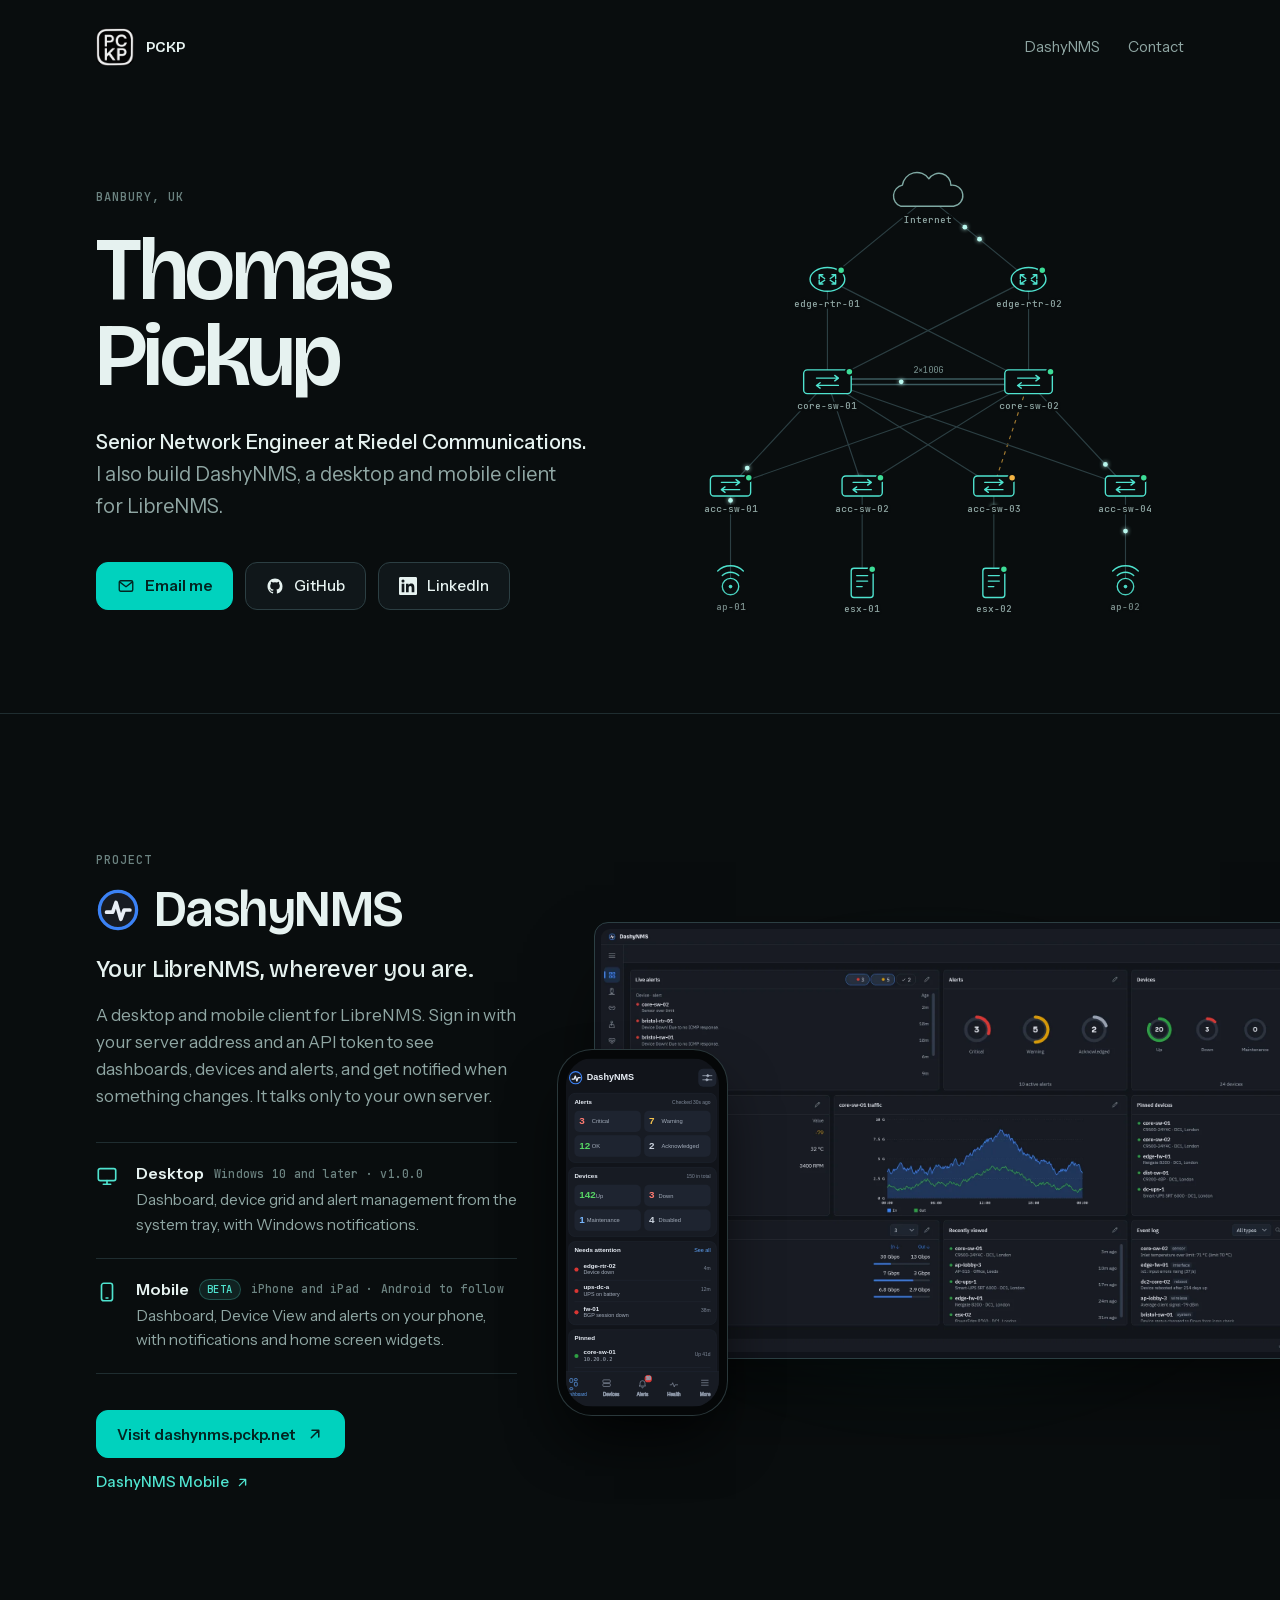
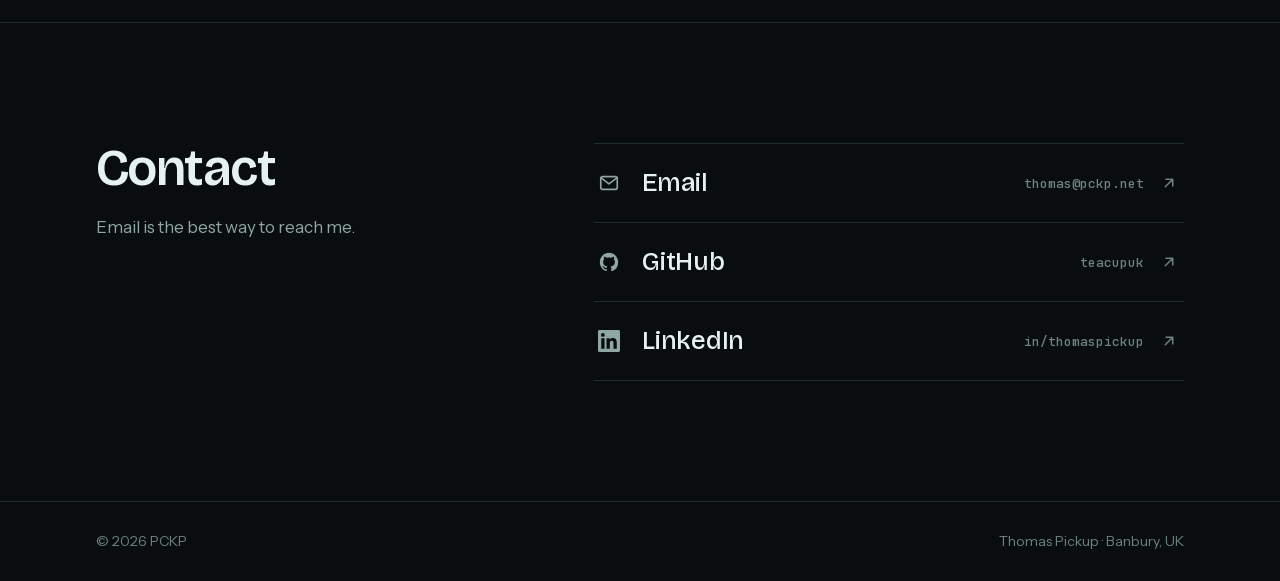
<file: index.html>
<!doctype html>
<html lang="en-GB">
<head>
  <meta charset="utf-8">
  <meta name="viewport" content="width=device-width, initial-scale=1, viewport-fit=cover">
  <title>Thomas Pickup · PCKP</title>
  <meta name="description" content="Thomas Pickup, Senior Network Engineer at Riedel Communications in Banbury, UK, and developer of DashyNMS, a desktop and mobile client for LibreNMS.">
  <link rel="canonical" href="https://pckp.net/">
  <meta name="theme-color" content="#090d0e">

  <meta property="og:type" content="website">
  <meta property="og:url" content="https://pckp.net/">
  <meta property="og:title" content="Thomas Pickup · PCKP">
  <meta property="og:description" content="Senior Network Engineer at Riedel Communications, and developer of DashyNMS, a desktop and mobile client for LibreNMS.">
  <meta property="og:image" content="https://pckp.net/assets/img/og.png">
  <meta property="og:image:width" content="1200">
  <meta property="og:image:height" content="630">
  <meta property="og:image:alt" content="PCKP: Thomas Pickup, Senior Network Engineer">
  <meta name="twitter:card" content="summary_large_image">

  <link rel="icon" type="image/png" sizes="32x32" href="/favicon.png">
  <link rel="apple-touch-icon" href="/apple-touch-icon.png">

  <link rel="preload" href="/assets/fonts/bricolage-grotesque-latin.woff2" as="font" type="font/woff2" crossorigin>
  <link rel="preload" href="/assets/fonts/instrument-sans-latin.woff2" as="font" type="font/woff2" crossorigin>
  <link rel="stylesheet" href="/assets/css/style.css">
  <script src="/assets/js/topology.js" defer></script>

  <script type="application/ld+json">
  {
    "@context": "https://schema.org",
    "@type": "Person",
    "name": "Thomas Pickup",
    "url": "https://pckp.net/",
    "jobTitle": "Senior Network Engineer",
    "worksFor": { "@type": "Organization", "name": "Riedel Communications" },
    "address": { "@type": "PostalAddress", "addressLocality": "Banbury", "addressCountry": "GB" },
    "email": "mailto:thomas@pckp.net",
    "sameAs": [
      "https://github.com/teacupuk",
      "https://www.linkedin.com/in/thomaspickup"
    ]
  }
  </script>
</head>
<body>
  <a class="skip" href="#main">Skip to content</a>

  <div class="wrap">
    <header class="site-header">
      <a class="brand" href="/" aria-label="PCKP home">
        <img src="/assets/img/pckp-logo-96.png" width="38" height="38" alt="">
        PCKP
      </a>
      <nav class="site-nav" aria-label="Main">
        <a href="#dashynms">DashyNMS</a>
        <a href="#contact">Contact</a>
      </nav>
    </header>
  </div>

  <main id="main">
    <div class="wrap">
      <section class="hero" aria-labelledby="name">
        <div>
          <p class="label">Banbury, UK</p>
          <h1 id="name">Thomas Pickup</h1>
          <p class="lede"><strong>Senior Network Engineer at Riedel Communications.</strong> I also build DashyNMS, a desktop and mobile client for LibreNMS.</p>
          <div class="actions">
            <a class="btn btn-primary" href="mailto:thomas@pckp.net">
              <svg viewBox="0 0 24 24" fill="none" stroke="currentColor" stroke-width="1.8" stroke-linecap="round" stroke-linejoin="round" aria-hidden="true"><rect x="3" y="5" width="18" height="14" rx="2"/><path d="m3.5 6.5 8.5 6.5 8.5-6.5"/></svg>
              Email me
            </a>
            <a class="btn" href="https://github.com/teacupuk">
              <svg viewBox="0 0 24 24" fill="currentColor" aria-hidden="true"><path d="M12 2C6.48 2 2 6.58 2 12.23c0 4.52 2.87 8.35 6.84 9.7.5.1.68-.22.68-.49l-.01-1.7c-2.78.62-3.37-1.37-3.37-1.37-.46-1.18-1.11-1.5-1.11-1.5-.91-.64.07-.62.07-.62 1 .07 1.53 1.06 1.53 1.06.9 1.57 2.35 1.12 2.92.85.09-.66.35-1.12.63-1.37-2.22-.26-4.56-1.14-4.56-5.07 0-1.12.39-2.04 1.03-2.76-.1-.26-.45-1.3.1-2.71 0 0 .84-.28 2.75 1.05a9.4 9.4 0 0 1 5 0c1.91-1.33 2.75-1.05 2.75-1.05.55 1.41.2 2.45.1 2.71.64.72 1.03 1.64 1.03 2.76 0 3.94-2.34 4.8-4.57 5.06.36.32.68.94.68 1.9l-.01 2.82c0 .27.18.6.69.49A10.1 10.1 0 0 0 22 12.23C22 6.58 17.52 2 12 2Z"/></svg>
              GitHub
            </a>
            <a class="btn" href="https://www.linkedin.com/in/thomaspickup">
              <svg viewBox="0 0 24 24" fill="currentColor" aria-hidden="true"><path d="M20.45 20.45h-3.56v-5.57c0-1.33-.02-3.04-1.85-3.04-1.85 0-2.14 1.45-2.14 2.94v5.67H9.35V9h3.41v1.56h.05c.48-.9 1.64-1.85 3.37-1.85 3.6 0 4.27 2.37 4.27 5.46v6.28ZM5.34 7.43a2.06 2.06 0 1 1 0-4.13 2.06 2.06 0 0 1 0 4.13ZM7.12 20.45H3.56V9h3.56v11.45ZM22.22 0H1.77C.79 0 0 .77 0 1.73v20.54C0 23.23.79 24 1.77 24h20.45c.98 0 1.78-.77 1.78-1.73V1.73C24 .77 23.2 0 22.22 0Z"/></svg>
              LinkedIn
            </a>
          </div>
        </div>
        <div class="diagram" aria-hidden="true">
          <svg id="topology" viewBox="0 0 560 500" focusable="false"></svg>
        </div>
      </section>
    </div>

    <section class="project" id="dashynms" aria-labelledby="dashynms-title">
      <div class="wrap project-grid">
        <div>
          <p class="label">Project</p>
          <div class="project-head">
            <img src="/assets/img/dashynms-mark.svg" width="44" height="44" alt="">
            <h2 id="dashynms-title">DashyNMS</h2>
          </div>
          <p class="tagline">Your LibreNMS, wherever you are.</p>
          <p class="project-body">A desktop and mobile client for LibreNMS. Sign in with your server address and an API token to see dashboards, devices and alerts, and get notified when something changes. It talks only to your own server.</p>

          <ul class="platforms">
            <li>
              <svg viewBox="0 0 24 24" fill="none" stroke="currentColor" stroke-width="1.8" stroke-linecap="round" stroke-linejoin="round" aria-hidden="true"><rect x="2.5" y="4" width="19" height="13" rx="2"/><path d="M8 21h8M12 17v4"/></svg>
              <div>
                <h3>Desktop <span class="avail">Windows 10 and later · v1.0.0</span></h3>
                <p>Dashboard, device grid and alert management from the system tray, with Windows notifications.</p>
              </div>
            </li>
            <li>
              <svg viewBox="0 0 24 24" fill="none" stroke="currentColor" stroke-width="1.8" stroke-linecap="round" stroke-linejoin="round" aria-hidden="true"><rect x="6" y="2.5" width="12" height="19" rx="2.5"/><path d="M11 18.5h2"/></svg>
              <div>
                <h3>Mobile <span class="pill">Beta</span> <span class="avail">iPhone and iPad · Android to follow</span></h3>
                <p>Dashboard, Device View and alerts on your phone, with notifications and home screen widgets.</p>
              </div>
            </li>
          </ul>

          <div class="project-cta">
            <a class="btn btn-primary" href="https://dashynms.pckp.net/">
              Visit dashynms.pckp.net
              <svg viewBox="0 0 24 24" fill="none" stroke="currentColor" stroke-width="2" stroke-linecap="round" stroke-linejoin="round" aria-hidden="true"><path d="M7 17 17 7M8 7h9v9"/></svg>
            </a>
            <a class="textlink" href="https://dashynms.pckp.net/mobile/">
              DashyNMS Mobile
              <svg viewBox="0 0 24 24" fill="none" stroke="currentColor" stroke-width="2.2" stroke-linecap="round" stroke-linejoin="round" aria-hidden="true"><path d="M7 17 17 7M8 7h9v9"/></svg>
            </a>
          </div>
        </div>

        <div class="visual">
          <div class="window">
            <picture>
              <source srcset="/assets/img/dashynms-dashboard.webp" type="image/webp">
              <img src="/assets/img/dashynms-dashboard.png" width="1920" height="1080" loading="lazy" decoding="async" alt="DashyNMS for Windows: dashboard with live alerts, alert and device status gauges, a traffic graph, pinned devices and an event log">
            </picture>
          </div>
          <div class="phone">
            <img src="/assets/img/dashynms-mobile-dashboard.svg" width="390" height="844" loading="lazy" decoding="async" alt="DashyNMS Mobile: dashboard with alert and device counts, devices needing attention and pinned devices">
          </div>
        </div>
      </div>
    </section>

    <section class="contact" id="contact" aria-labelledby="contact-title">
      <div class="wrap contact-grid">
        <div>
          <h2 id="contact-title">Contact</h2>
          <p>Email is the best way to reach me.</p>
        </div>
        <ul class="links">
          <li>
            <a href="mailto:thomas@pckp.net">
              <svg class="ico" viewBox="0 0 24 24" fill="none" stroke="currentColor" stroke-width="1.8" stroke-linecap="round" stroke-linejoin="round" aria-hidden="true"><rect x="3" y="5" width="18" height="14" rx="2"/><path d="m3.5 6.5 8.5 6.5 8.5-6.5"/></svg>
              <span class="name">Email</span>
              <span class="handle">thomas@pckp.net</span>
              <svg class="arrow" viewBox="0 0 24 24" fill="none" stroke="currentColor" stroke-width="2" stroke-linecap="round" stroke-linejoin="round" aria-hidden="true"><path d="M7 17 17 7M8 7h9v9"/></svg>
            </a>
          </li>
          <li>
            <a href="https://github.com/teacupuk">
              <svg class="ico" viewBox="0 0 24 24" fill="currentColor" aria-hidden="true"><path d="M12 2C6.48 2 2 6.58 2 12.23c0 4.52 2.87 8.35 6.84 9.7.5.1.68-.22.68-.49l-.01-1.7c-2.78.62-3.37-1.37-3.37-1.37-.46-1.18-1.11-1.5-1.11-1.5-.91-.64.07-.62.07-.62 1 .07 1.53 1.06 1.53 1.06.9 1.57 2.35 1.12 2.92.85.09-.66.35-1.12.63-1.37-2.22-.26-4.56-1.14-4.56-5.07 0-1.12.39-2.04 1.03-2.76-.1-.26-.45-1.3.1-2.71 0 0 .84-.28 2.75 1.05a9.4 9.4 0 0 1 5 0c1.91-1.33 2.75-1.05 2.75-1.05.55 1.41.2 2.45.1 2.71.64.72 1.03 1.64 1.03 2.76 0 3.94-2.34 4.8-4.57 5.06.36.32.68.94.68 1.9l-.01 2.82c0 .27.18.6.69.49A10.1 10.1 0 0 0 22 12.23C22 6.58 17.52 2 12 2Z"/></svg>
              <span class="name">GitHub</span>
              <span class="handle">teacupuk</span>
              <svg class="arrow" viewBox="0 0 24 24" fill="none" stroke="currentColor" stroke-width="2" stroke-linecap="round" stroke-linejoin="round" aria-hidden="true"><path d="M7 17 17 7M8 7h9v9"/></svg>
            </a>
          </li>
          <li>
            <a href="https://www.linkedin.com/in/thomaspickup">
              <svg class="ico" viewBox="0 0 24 24" fill="currentColor" aria-hidden="true"><path d="M20.45 20.45h-3.56v-5.57c0-1.33-.02-3.04-1.85-3.04-1.85 0-2.14 1.45-2.14 2.94v5.67H9.35V9h3.41v1.56h.05c.48-.9 1.64-1.85 3.37-1.85 3.6 0 4.27 2.37 4.27 5.46v6.28ZM5.34 7.43a2.06 2.06 0 1 1 0-4.13 2.06 2.06 0 0 1 0 4.13ZM7.12 20.45H3.56V9h3.56v11.45ZM22.22 0H1.77C.79 0 0 .77 0 1.73v20.54C0 23.23.79 24 1.77 24h20.45c.98 0 1.78-.77 1.78-1.73V1.73C24 .77 23.2 0 22.22 0Z"/></svg>
              <span class="name">LinkedIn</span>
              <span class="handle">in/thomaspickup</span>
              <svg class="arrow" viewBox="0 0 24 24" fill="none" stroke="currentColor" stroke-width="2" stroke-linecap="round" stroke-linejoin="round" aria-hidden="true"><path d="M7 17 17 7M8 7h9v9"/></svg>
            </a>
          </li>
        </ul>
      </div>
    </section>
  </main>

  <footer class="site-footer">
    <div class="wrap">
      <span>© 2026 PCKP</span>
      <span>Thomas Pickup · Banbury, UK</span>
    </div>
  </footer>
</body>
</html>
</file>
<file: assets/css/style.css>
/* Self-hosted fonts, SIL Open Font License. Latin subset only. */
@font-face {
  font-family: "Bricolage Grotesque";
  font-style: normal;
  font-weight: 500 600;
  font-display: swap;
  src: url("../fonts/bricolage-grotesque-latin.woff2") format("woff2");
}

@font-face {
  font-family: "Instrument Sans";
  font-style: normal;
  font-weight: 400 600;
  font-display: swap;
  src: url("../fonts/instrument-sans-latin.woff2") format("woff2");
}

@font-face {
  font-family: "JetBrains Mono";
  font-style: normal;
  font-weight: 500;
  font-display: swap;
  src: url("../fonts/jetbrains-mono-500-latin.woff2") format("woff2");
}

:root {
  --bg: #090d0e;
  --surface: #10171a;
  --surface-2: #162125;
  --line: #1f2d30;
  --line-strong: #2c3f43;
  --text: #e6f2f0;
  --muted: #8fa6a3;
  --faint: #6c8381;
  --accent: #4fe3cf;
  --accent-strong: #00d2be;
  --accent-hover: #2be0cc;
  --on-accent: #032521;
  --ok: #3ddc97;
  --warn: #f5b544;

  --font-display: "Bricolage Grotesque", ui-sans-serif, system-ui, sans-serif;
  --font-body: "Instrument Sans", ui-sans-serif, system-ui, -apple-system, "Segoe UI", sans-serif;
  --font-mono: "JetBrains Mono", ui-monospace, Menlo, Consolas, monospace;

  --wrap: 1200px;
  --gutter: clamp(20px, 5vw, 56px);
  color-scheme: dark;
}

*,
*::before,
*::after {
  box-sizing: border-box;
}

html,
body {
  margin: 0;
}

html {
  scroll-behavior: smooth;
}

body {
  background: var(--bg);
  color: var(--text);
  font: 400 17px/1.6 var(--font-body);
  -webkit-font-smoothing: antialiased;
  -moz-osx-font-smoothing: grayscale;
  overflow-x: hidden;
}

a {
  color: inherit;
  text-decoration: none;
}

img {
  max-width: 100%;
  height: auto;
  display: block;
}

:focus-visible {
  outline: 2px solid var(--accent);
  outline-offset: 3px;
  border-radius: 6px;
}

.wrap {
  max-width: var(--wrap);
  margin: 0 auto;
  padding-inline: var(--gutter);
}

.skip {
  position: absolute;
  left: var(--gutter);
  top: -100px;
  z-index: 10;
  padding: 10px 16px;
  border-radius: 10px;
  background: var(--accent-strong);
  color: var(--on-accent);
  font-weight: 600;
}

.skip:focus {
  top: 16px;
}

.label {
  font: 500 12px/1 var(--font-mono);
  letter-spacing: 0.08em;
  text-transform: uppercase;
  color: var(--faint);
}

h1,
h2 {
  font-family: var(--font-display);
  font-weight: 600;
  margin: 0;
  text-wrap: balance;
}

/* ---------- header ---------- */

.site-header {
  display: flex;
  align-items: center;
  justify-content: space-between;
  padding-block: 28px;
}

.brand {
  display: flex;
  align-items: center;
  gap: 12px;
  font: 600 15px/1 var(--font-display);
  letter-spacing: 0.02em;
}

.brand img {
  width: 38px;
  height: 38px;
  border-radius: 24%;
}

.site-nav {
  display: flex;
  gap: 28px;
  font-size: 15px;
  color: var(--muted);
}

.site-nav a:hover {
  color: var(--text);
}

/* ---------- buttons ---------- */

.btn {
  display: inline-flex;
  align-items: center;
  gap: 10px;
  height: 48px;
  padding: 0 20px;
  border-radius: 12px;
  font: 500 15px/1 var(--font-body);
  border: 1px solid var(--line-strong);
  background: var(--surface);
  color: var(--text);
  transition: border-color 0.2s, background-color 0.2s, transform 0.2s;
}

.btn svg {
  width: 18px;
  height: 18px;
  flex-shrink: 0;
}

.btn:hover {
  border-color: #3e565b;
  background: var(--surface-2);
  transform: translateY(-1px);
}

.btn-primary {
  background: var(--accent-strong);
  border-color: var(--accent-strong);
  color: var(--on-accent);
  font-weight: 600;
}

.btn-primary:hover {
  background: var(--accent-hover);
  border-color: var(--accent-hover);
}

/* ---------- hero ---------- */

.hero {
  display: grid;
  grid-template-columns: minmax(0, 1fr) minmax(0, 1fr);
  align-items: center;
  gap: clamp(32px, 5vw, 72px);
  padding-block: clamp(40px, 8vh, 96px) clamp(64px, 10vh, 120px);
}

.hero .label {
  margin-bottom: 24px;
}

.hero h1 {
  font-size: clamp(48px, 7vw, 100px);
  line-height: 0.95;
  font-variation-settings: "opsz" 96;
  letter-spacing: -0.035em;
  margin-bottom: 28px;
}

.lede {
  max-width: 40ch;
  font-size: clamp(17px, 1.6vw, 20px);
  color: var(--muted);
  margin: 0 0 40px;
  text-wrap: pretty;
}

.lede strong {
  color: var(--text);
  font-weight: 500;
}

.actions {
  display: flex;
  flex-wrap: wrap;
  gap: 12px;
}

/* ---------- network diagram ---------- */

.diagram {
  width: 100%;
  max-width: 560px;
  justify-self: end;
  -webkit-mask-image: radial-gradient(ellipse 85% 85% at 50% 50%, #000 65%, transparent 100%);
  mask-image: radial-gradient(ellipse 85% 85% at 50% 50%, #000 65%, transparent 100%);
}

.diagram svg {
  display: block;
  width: 100%;
  height: auto;
  overflow: visible;
}

.diagram .link {
  stroke: var(--line-strong);
  stroke-width: 1.25;
  fill: none;
}

.diagram .link.trunk {
  stroke: #3b5a5e;
  stroke-width: 1.5;
}

.diagram .link.down {
  stroke: var(--warn);
  stroke-dasharray: 4 5;
  opacity: 0.65;
}

.diagram .icon {
  fill: var(--bg);
  stroke: var(--accent);
  stroke-width: 1.5;
  stroke-linejoin: round;
  stroke-linecap: round;
}

.diagram .glyph {
  fill: none;
  stroke: var(--accent);
  stroke-width: 1.5;
  stroke-linecap: round;
  stroke-linejoin: round;
}

.diagram .dot {
  fill: var(--accent);
}

.diagram .cloud .icon {
  stroke: #7fa9a3;
}

.diagram .host,
.diagram .speed {
  paint-order: stroke;
  stroke: var(--bg);
  stroke-width: 5px;
  stroke-linejoin: round;
  text-anchor: middle;
}

.diagram .host {
  font: 500 10.5px var(--font-mono);
  fill: var(--muted);
}

.diagram .speed {
  font: 500 9.5px var(--font-mono);
  fill: var(--faint);
}

.diagram .led {
  stroke: var(--bg);
  stroke-width: 2;
  fill: var(--ok);
}

.diagram .led.warn {
  fill: var(--warn);
}

.diagram .packet {
  fill: #b9f7ee;
  filter: url(#glow);
}

/* ---------- DashyNMS ---------- */

.project {
  border-top: 1px solid var(--line);
  padding-block: clamp(72px, 10vw, 128px);
  overflow: hidden;
}

.project-grid {
  display: grid;
  grid-template-columns: minmax(0, 5fr) minmax(0, 7fr);
  gap: clamp(48px, 6vw, 88px);
  align-items: center;
}

.project-head {
  display: flex;
  align-items: center;
  gap: 14px;
  margin: 18px 0;
}

.project-head img {
  width: 44px;
  height: 44px;
}

h2 {
  font-size: clamp(34px, 4vw, 52px);
  line-height: 1;
  letter-spacing: -0.03em;
}

.tagline {
  font: 500 clamp(20px, 2vw, 24px)/1.35 var(--font-display);
  letter-spacing: -0.01em;
  margin: 0 0 16px;
}

.project-body {
  color: var(--muted);
  margin: 0 0 32px;
  max-width: 46ch;
}

.platforms {
  list-style: none;
  margin: 0 0 36px;
  padding: 0;
  border-top: 1px solid var(--line);
}

.platforms li {
  display: grid;
  grid-template-columns: 24px 1fr;
  gap: 16px;
  padding: 20px 0;
  border-bottom: 1px solid var(--line);
}

.platforms svg {
  width: 22px;
  height: 22px;
  color: var(--accent);
  margin-top: 2px;
}

.platforms h3 {
  font: 600 16px/1.3 var(--font-body);
  margin: 0 0 4px;
  display: flex;
  flex-wrap: wrap;
  align-items: center;
  gap: 6px 10px;
}

.platforms .avail {
  font: 500 11.5px/1.2 var(--font-mono);
  color: var(--faint);
  letter-spacing: 0.02em;
}

.platforms p {
  margin: 0;
  color: var(--muted);
  font-size: 15.5px;
}

.pill {
  font: 500 10.5px/1 var(--font-mono);
  letter-spacing: 0.04em;
  text-transform: uppercase;
  padding: 4px 7px;
  border-radius: 99px;
  color: var(--accent);
  background: rgba(79, 227, 207, 0.1);
  border: 1px solid rgba(79, 227, 207, 0.25);
}

.project-cta {
  display: flex;
  flex-wrap: wrap;
  align-items: center;
  gap: 12px 24px;
}

.textlink {
  display: inline-flex;
  align-items: center;
  gap: 6px;
  color: var(--accent);
  font-weight: 500;
  font-size: 15px;
}

.textlink svg {
  width: 15px;
  height: 15px;
  transition: transform 0.2s;
}

.textlink:hover svg {
  transform: translate(2px, -2px);
}

.visual {
  position: relative;
  width: calc(100% + var(--gutter) + 120px);
  padding-bottom: 56px;
}

.visual::before {
  content: "";
  position: absolute;
  inset: 6% 12% 4% 0;
  z-index: -1;
  background: radial-gradient(closest-side, rgba(0, 210, 190, 0.22), transparent);
  filter: blur(40px);
}

.window {
  border-radius: 14px;
  border: 1px solid var(--line-strong);
  background: #10131a;
  padding: 6px;
  box-shadow: 0 40px 80px -20px rgba(0, 0, 0, 0.7);
}

.window img {
  border-radius: 9px;
}

.phone {
  position: absolute;
  left: -36px;
  bottom: 0;
  width: clamp(140px, 22%, 210px);
  aspect-ratio: 390 / 844;
  border-radius: clamp(22px, 3vw, 34px);
  background: #050708;
  padding: clamp(5px, 0.6vw, 8px);
  box-shadow: 0 0 0 1px #2a383b, 0 30px 60px -12px rgba(0, 0, 0, 0.8);
}

.phone img {
  width: 100%;
  height: 100%;
  object-fit: cover;
  object-position: top;
  border-radius: clamp(17px, 2.4vw, 27px);
}

/* ---------- contact ---------- */

.contact {
  border-top: 1px solid var(--line);
  padding-block: clamp(72px, 10vw, 120px);
}

.contact-grid {
  display: grid;
  grid-template-columns: minmax(0, 5fr) minmax(0, 7fr);
  gap: clamp(40px, 6vw, 88px);
}

.contact-grid p {
  color: var(--muted);
  margin: 20px 0 0;
  max-width: 34ch;
}

.links {
  list-style: none;
  margin: 0;
  padding: 0;
  border-top: 1px solid var(--line);
}

.links a {
  display: grid;
  grid-template-columns: 28px 1fr auto 20px;
  align-items: center;
  gap: 16px;
  padding: 26px 4px;
  border-bottom: 1px solid var(--line);
  transition: padding 0.25s;
}

.links a:hover {
  padding-inline: 12px 0;
}

.links a:hover .arrow {
  color: var(--accent);
  transform: translate(2px, -2px);
}

.links .ico {
  width: 22px;
  height: 22px;
  color: var(--muted);
}

.links .name {
  font: 500 clamp(20px, 2.2vw, 26px)/1 var(--font-display);
  letter-spacing: -0.01em;
}

.links .handle {
  font: 500 13px/1 var(--font-mono);
  color: var(--faint);
}

.links .arrow {
  width: 18px;
  height: 18px;
  color: var(--faint);
  transition: transform 0.25s, color 0.25s;
}

/* ---------- footer ---------- */

.site-footer {
  border-top: 1px solid var(--line);
}

.site-footer .wrap {
  display: flex;
  flex-wrap: wrap;
  justify-content: space-between;
  gap: 12px;
  padding-block: 28px;
  font-size: 14px;
  color: var(--faint);
}

/* ---------- 404 ---------- */

.notfound {
  min-height: 70vh;
  display: grid;
  align-content: center;
  gap: 20px;
  padding-block: 64px;
}

.notfound h1 {
  font-size: clamp(40px, 6vw, 72px);
  line-height: 1;
  letter-spacing: -0.03em;
}

.notfound p {
  color: var(--muted);
  margin: 0 0 12px;
}

/* ---------- responsive ---------- */

@media (max-width: 900px) {
  .site-nav {
    display: none;
  }

  .site-header {
    padding-block: 22px;
  }

  .hero {
    grid-template-columns: 1fr;
    padding-block: 24px 64px;
    gap: 48px;
  }

  .diagram {
    justify-self: center;
    max-width: 480px;
  }

  .project-grid,
  .contact-grid {
    grid-template-columns: 1fr;
  }

  .visual {
    width: calc(100% + var(--gutter));
    padding-left: 28px;
  }

  .phone {
    left: 0;
  }

  .links .handle {
    display: none;
  }

  .links a {
    grid-template-columns: 28px 1fr 20px;
  }
}

@media (prefers-reduced-motion: reduce) {
  html {
    scroll-behavior: auto;
  }

  *,
  *::before,
  *::after {
    transition: none !important;
  }
}
</file>
